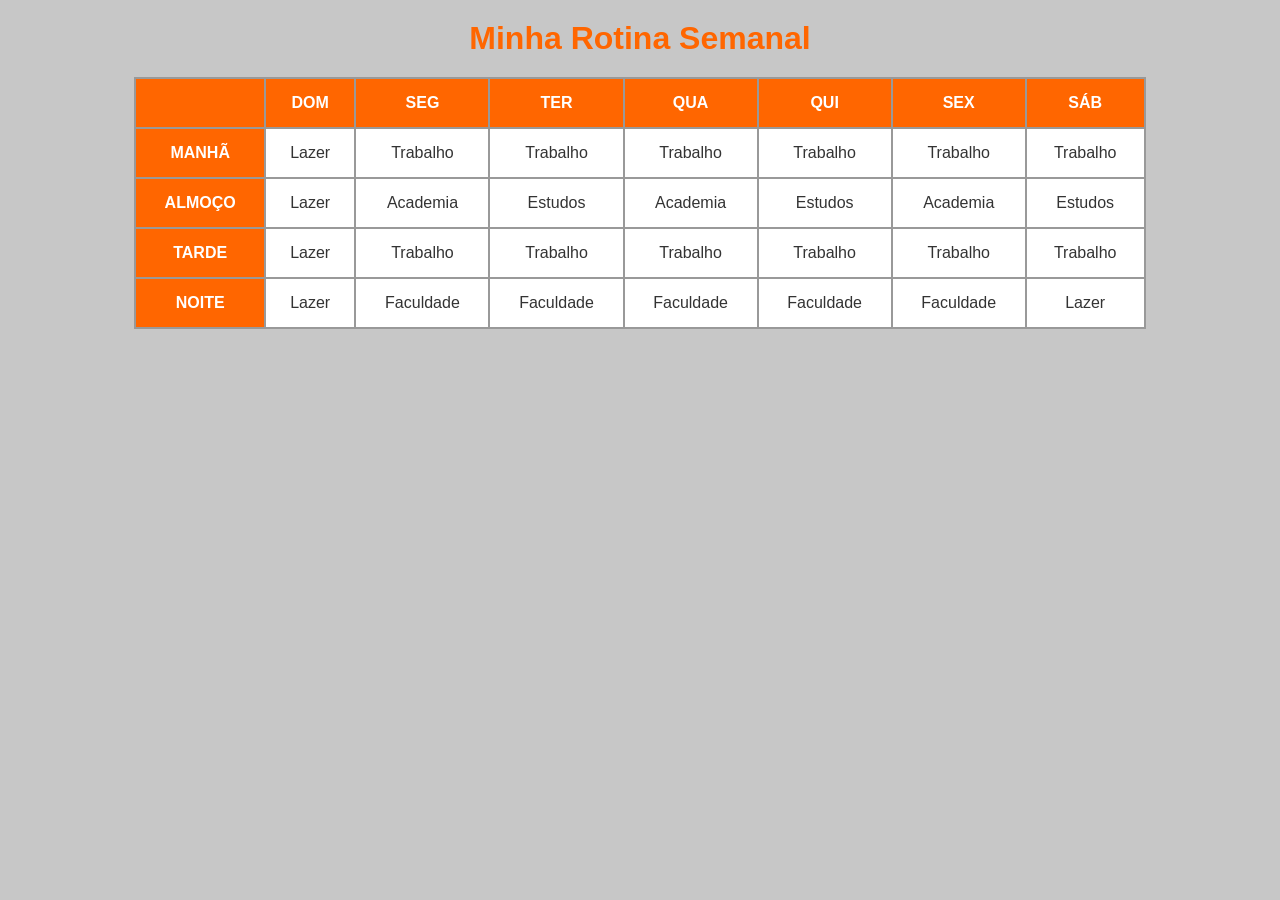
<file: Atividade 4 - HTML e CSS Tabelas/index.html>
<!DOCTYPE html>
<html lang="pt-BR">
<head>
    <meta charset="UTF-8">
    <meta name="viewport" content="width=device-width, initial-scale=1.0">
    <title>Minha Rotina Semanal</title>
    <link rel="stylesheet" href="style.css">
</head>
<body>

    <h1>Minha Rotina Semanal</h1>

    <table>
        <tr>
            <th></th>
            <th>DOM</th>
            <th>SEG</th>
            <th>TER</th>
            <th>QUA</th>
            <th>QUI</th>
            <th>SEX</th>
            <th>SÁB</th>
        </tr>

        <tr>
            <th>MANHÃ</th>
            <td>Lazer</td>
            <td>Trabalho</td>
            <td>Trabalho</td>
            <td>Trabalho</td>
            <td>Trabalho</td>
            <td>Trabalho</td>
            <td>Trabalho</td>
        </tr>

        <tr>
            <th>ALMOÇO</th>
            <td>Lazer</td>
            <td>Academia</td>
            <td>Estudos</td>
            <td>Academia</td>
            <td>Estudos</td>
            <td>Academia</td>
            <td>Estudos</td>
        </tr>

        <tr>
            <th>TARDE</th>
            <td>Lazer</td>
            <td>Trabalho</td>
            <td>Trabalho</td>
            <td>Trabalho</td>
            <td>Trabalho</td>
            <td>Trabalho</td>
            <td>Trabalho</td>
        </tr>

        <tr>
            <th>NOITE</th>
            <td>Lazer</td>
            <td>Faculdade</td>
            <td>Faculdade</td>
            <td>Faculdade</td>
            <td>Faculdade</td>
            <td>Faculdade</td>
            <td>Lazer</td>
        </tr>
    </table>

</body>
</html>
</file>
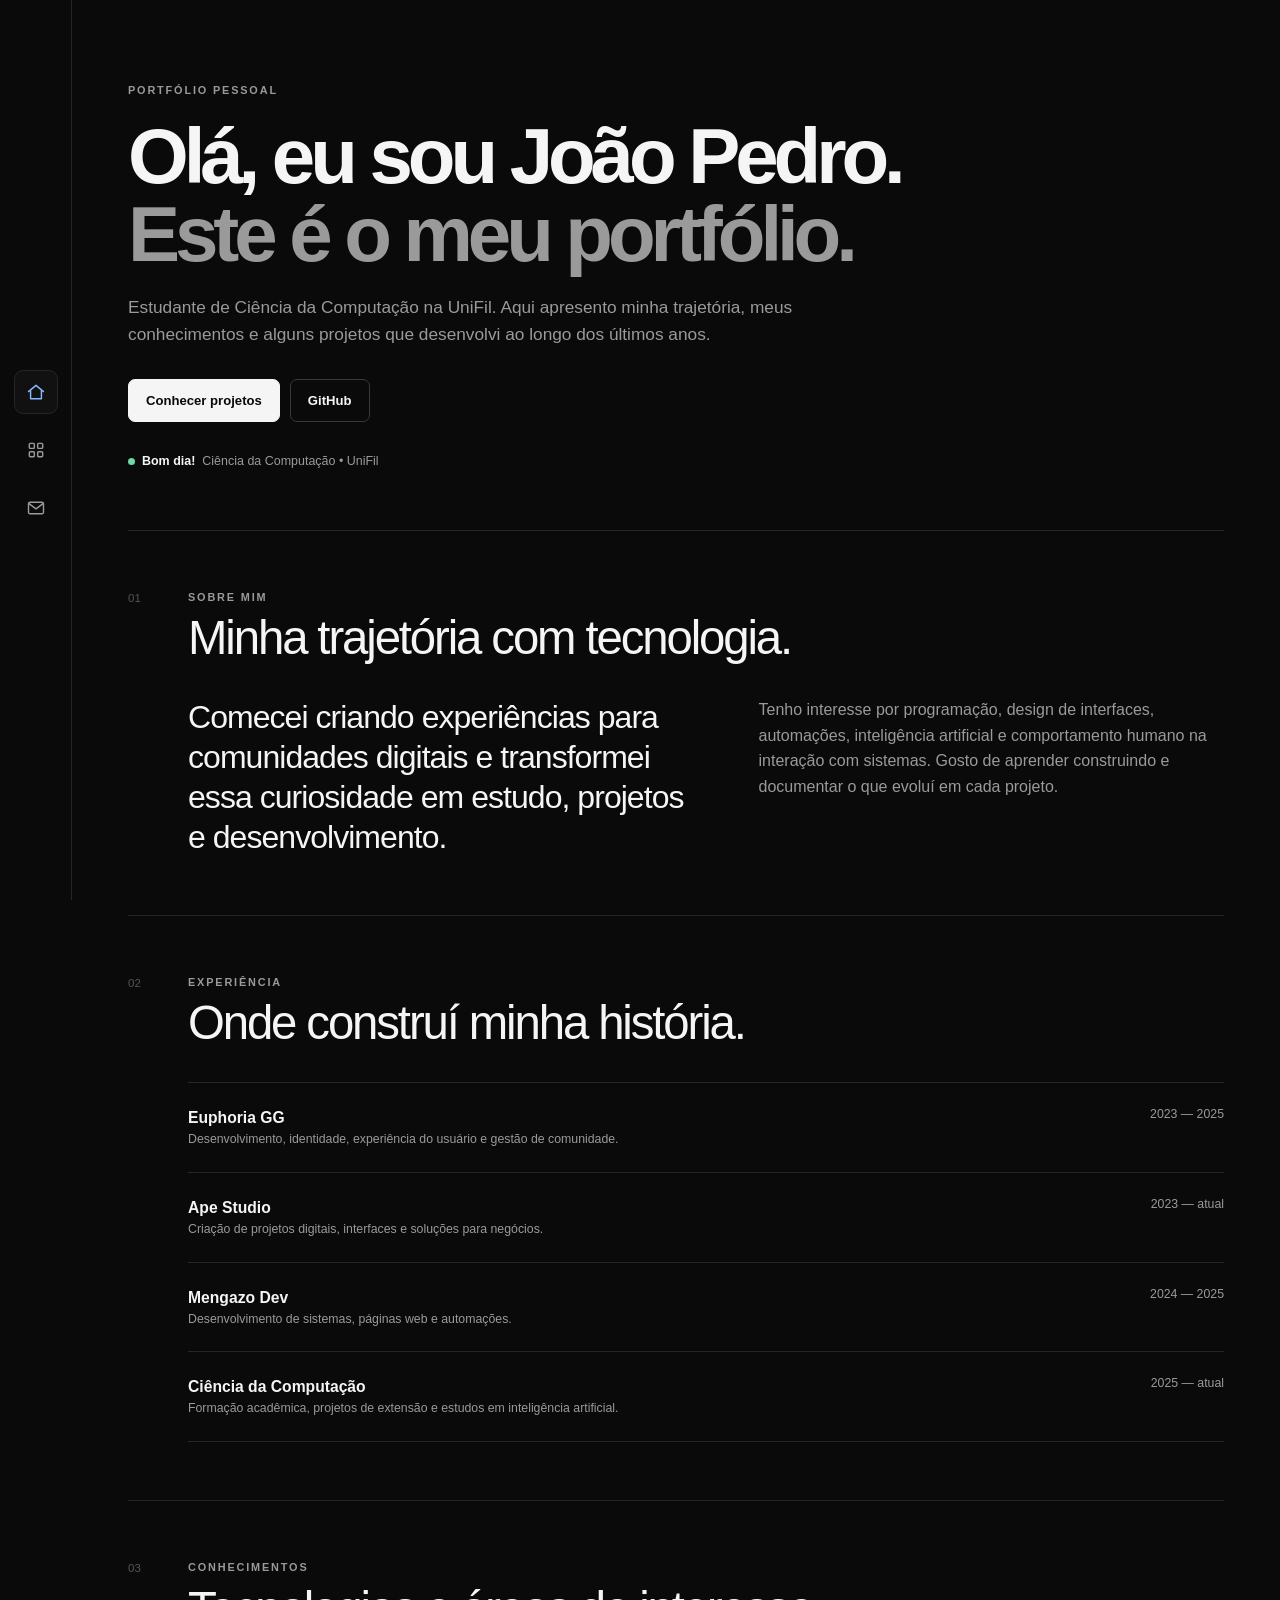
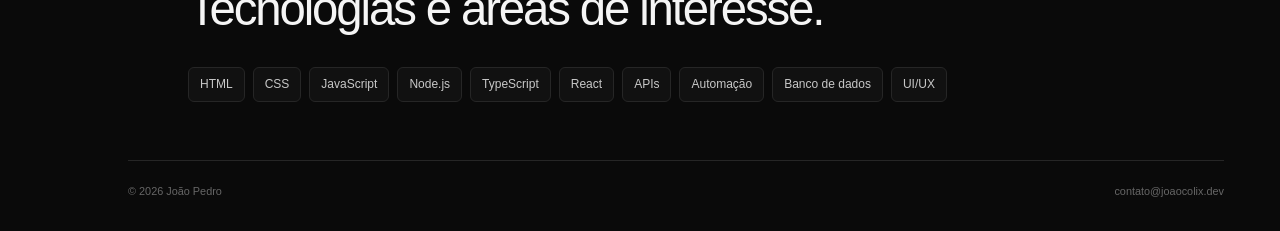
<file: Trabalho Final/index.html>
<!DOCTYPE html>
<html lang="pt-BR">
<head>
  <meta charset="UTF-8">
  <meta name="viewport" content="width=device-width, initial-scale=1.0">
  <meta name="description" content="Portfólio pessoal de João Pedro, estudante de Ciência da Computação.">
  <title>João Pedro | Portfólio</title>
  <link rel="stylesheet" href="css/style.css">
  <script src="js/script.js" defer></script>
</head>
<body data-page="inicio">
  <aside class="sidebar">
    <nav aria-label="Menu principal">
      <a class="nav-link" href="index.html" data-nav="inicio" title="Início" aria-label="Início">
        <svg viewBox="0 0 24 24" aria-hidden="true">
          <path d="M3 11.5 12 4l9 7.5"/>
          <path d="M5.5 10.5V20h13v-9.5"/>
        </svg>
      </a>

      <a class="nav-link" href="projetos.html" data-nav="projetos" title="Projetos" aria-label="Projetos">
        <svg viewBox="0 0 24 24" aria-hidden="true">
          <rect x="4" y="4" width="6" height="6" rx="1"/>
          <rect x="14" y="4" width="6" height="6" rx="1"/>
          <rect x="4" y="14" width="6" height="6" rx="1"/>
          <rect x="14" y="14" width="6" height="6" rx="1"/>
        </svg>
      </a>

      <a class="nav-link" href="contato.html" data-nav="contato" title="Contato" aria-label="Contato">
        <svg viewBox="0 0 24 24" aria-hidden="true">
          <rect x="3" y="5" width="18" height="14" rx="2"/>
          <path d="m4 7 8 6 8-6"/>
        </svg>
      </a>
    </nav>
  </aside>

  <main class="container">
    <section class="hero">
      <div>
        <p class="label">PORTFÓLIO PESSOAL</p>
        <h1>Olá, eu sou João Pedro. <span>Este é o meu portfólio.</span></h1>
        <p class="intro">
          Estudante de Ciência da Computação na UniFil. Aqui apresento minha trajetória,
          meus conhecimentos e alguns projetos que desenvolvi ao longo dos últimos anos.
        </p>

        <div class="actions">
          <a class="button primary" href="projetos.html">Conhecer projetos</a>
          <a class="button" href="https://github.com/joaocolix" target="_blank" rel="noopener noreferrer">GitHub</a>
        </div>

        <p class="status">
          <i></i>
          <strong id="greeting">Olá!</strong>
          Ciência da Computação • UniFil
        </p>
      </div>
</section>

    <section class="content-section">
      <header class="section-title">
        <span>01</span>
        <div>
          <p class="label">SOBRE MIM</p>
          <h2>Minha trajetória com tecnologia.</h2>
        </div>
      </header>

      <div class="two-columns">
        <p class="highlight">
          Comecei criando experiências para comunidades digitais e transformei essa curiosidade em estudo, projetos e desenvolvimento.
        </p>
        <p class="muted">
          Tenho interesse por programação, design de interfaces, automações,
          inteligência artificial e comportamento humano na interação com sistemas.
          Gosto de aprender construindo e documentar o que evoluí em cada projeto.
        </p>
      </div>
    </section>

    <section class="content-section">
      <header class="section-title">
        <span>02</span>
        <div>
          <p class="label">EXPERIÊNCIA</p>
          <h2>Onde construí minha história.</h2>
        </div>
      </header>

      <div class="list">
        <article>
          <div>
            <h3>Euphoria GG</h3>
            <p>Desenvolvimento, identidade, experiência do usuário e gestão de comunidade.</p>
          </div>
          <time>2023 — 2025</time>
        </article>

        <article>
          <div>
            <h3>Ape Studio</h3>
            <p>Criação de projetos digitais, interfaces e soluções para negócios.</p>
          </div>
          <time>2023 — atual</time>
        </article>

        <article>
          <div>
            <h3>Mengazo Dev</h3>
            <p>Desenvolvimento de sistemas, páginas web e automações.</p>
          </div>
          <time>2024 — 2025</time>
        </article>

        <article>
          <div>
            <h3>Ciência da Computação</h3>
            <p>Formação acadêmica, projetos de extensão e estudos em inteligência artificial.</p>
          </div>
          <time>2025 — atual</time>
        </article>
      </div>
    </section>

    <section class="content-section">
      <header class="section-title">
        <span>03</span>
        <div>
          <p class="label">CONHECIMENTOS</p>
          <h2>Tecnologias e áreas de interesse.</h2>
        </div>
      </header>

      <div class="tags">
        <span>HTML</span>
        <span>CSS</span>
        <span>JavaScript</span>
        <span>Node.js</span>
        <span>TypeScript</span>
        <span>React</span>
        <span>APIs</span>
        <span>Automação</span>
        <span>Banco de dados</span>
        <span>UI/UX</span>
      </div>
    </section>

    <footer>
      <span>© 2026 João Pedro</span>
      <a href="mailto:contato@joaocolix.dev">contato@joaocolix.dev</a>
    </footer>
  </main>
</body>
</html>
</file>
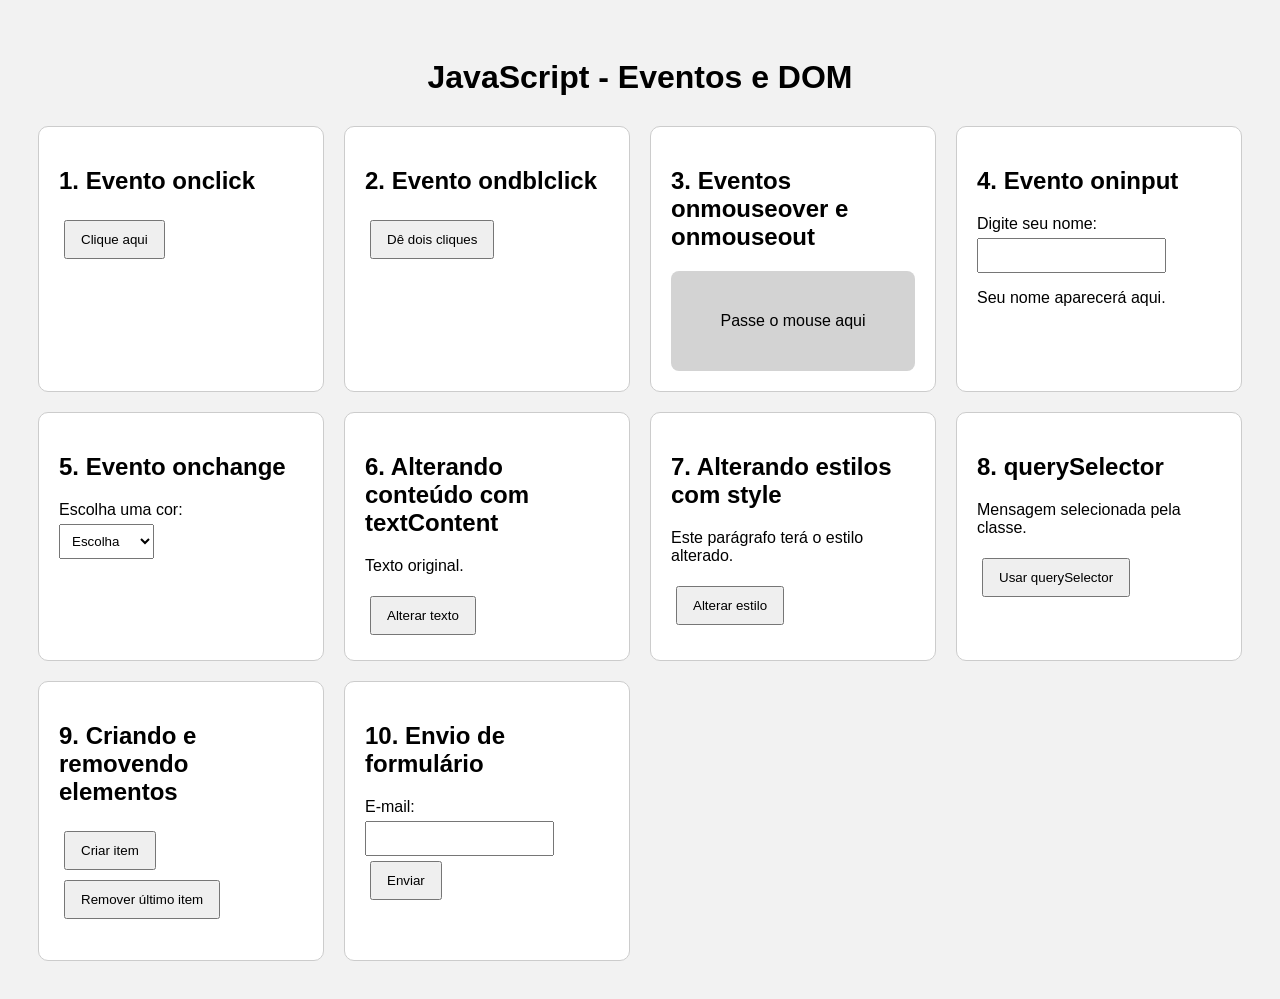
<file: Introdução JS/Eventos_DOM/index.html>
<!DOCTYPE html>
<html lang="pt-BR">
<head>
  <meta charset="UTF-8">
  <meta name="viewport" content="width=device-width, initial-scale=1.0">
  <title>Teste de Eventos e DOM</title>

  <style>
    body {
      font-family: Arial, sans-serif;
      padding: 30px;
      background-color: #f2f2f2;
    }

    #titulo {
      text-align: center;
      margin-bottom: 30px;
    }

    .container-caixas {
      display: grid;
      grid-template-columns: repeat(auto-fit, minmax(280px, 1fr));
      gap: 20px;
    }

    .caixa {
      background-color: white;
      padding: 20px;
      border-radius: 10px;
      border: 1px solid #ccc;
    }

    button {
      padding: 10px 15px;
      margin: 5px;
      cursor: pointer;
    }

    input, select {
      padding: 8px;
      margin-top: 5px;
      display: block;
    }

    #areaMouse {
      width: 100%;
      max-width: 250px;
      height: 100px;
      background-color: lightgray;
      display: flex;
      align-items: center;
      justify-content: center;
      margin-top: 10px;
      border-radius: 8px;
    }

    #lista {
      margin-top: 10px;
    }
  </style>
</head>

<body onload="paginaCarregada()">

  <h1 id="titulo">JavaScript - Eventos e DOM</h1>

  <main class="container-caixas">

    <div class="caixa">
      <h2>1. Evento onclick</h2>
      <button onclick="clicou()">Clique aqui</button>
    </div>

    <div class="caixa">
      <h2>2. Evento ondblclick</h2>
      <button ondblclick="duploClique()">Dê dois cliques</button>
    </div>

    <div class="caixa">
      <h2>3. Eventos onmouseover e onmouseout</h2>
      <div 
        id="areaMouse"
        onmouseover="mouseEntrou()"
        onmouseout="mouseSaiu()"
      >
        Passe o mouse aqui
      </div>
    </div>

    <div class="caixa">
      <h2>4. Evento oninput</h2>
      <label for="nome">Digite seu nome:</label>
      <input type="text" id="nome" oninput="digitando()">
      <p id="resultadoNome">Seu nome aparecerá aqui.</p>
    </div>

    <div class="caixa">
      <h2>5. Evento onchange</h2>
      <label for="cor">Escolha uma cor:</label>
      <select id="cor" onchange="alterarCor()">
        <option value="">Escolha</option>
        <option value="red">Vermelho</option>
        <option value="blue">Azul</option>
        <option value="green">Verde</option>
        <option value="purple">Roxo</option>
      </select>
    </div>

    <div class="caixa">
      <h2>6. Alterando conteúdo com textContent</h2>
      <p id="texto">Texto original.</p>
      <button onclick="alterarTexto()">Alterar texto</button>
    </div>

    <div class="caixa">
      <h2>7. Alterando estilos com style</h2>
      <p id="paragrafoEstilo">Este parágrafo terá o estilo alterado.</p>
      <button onclick="alterarEstilo()">Alterar estilo</button>
    </div>

    <div class="caixa">
      <h2>8. querySelector</h2>
      <p class="mensagem">Mensagem selecionada pela classe.</p>
      <button onclick="usarQuerySelector()">Usar querySelector</button>
    </div>

    <div class="caixa">
      <h2>9. Criando e removendo elementos</h2>
      <button onclick="criarItem()">Criar item</button>
      <button onclick="removerItem()">Remover último item</button>

      <ul id="lista"></ul>
    </div>

    <div class="caixa">
      <h2>10. Envio de formulário</h2>

      <form onsubmit="validarFormulario(event)">
        <label for="email">E-mail:</label>
        <input type="email" id="email">

        <button type="submit">Enviar</button>
      </form>

      <p id="resultadoFormulario"></p>
    </div>

  </main>

  <script src="script.js"></script>
</body>
</html>
</file>
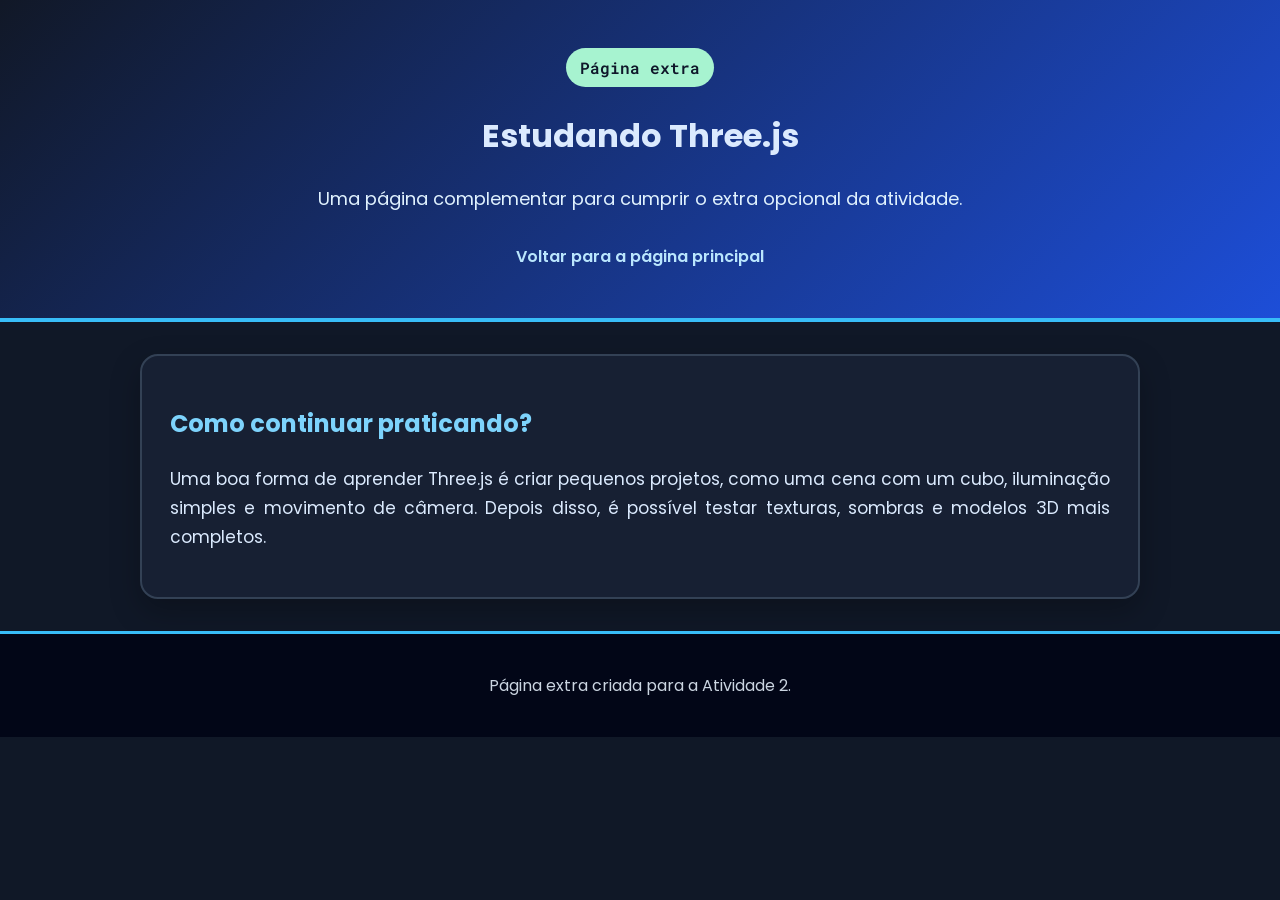
<file: Atividade 2 - CSS Estilizando uma página WEB/sobre.html>
<!DOCTYPE html>
<html lang="pt-BR">
<head>
    <meta charset="UTF-8">
    <meta name="viewport" content="width=device-width, initial-scale=1.0">
    <link rel="preconnect" href="https://fonts.googleapis.com">
    <link rel="preconnect" href="https://fonts.gstatic.com" crossorigin>
    <link href="https://fonts.googleapis.com/css2?family=Poppins:wght@400;600;700&family=Roboto+Mono:wght@400;600&display=swap" rel="stylesheet">
    <link rel="stylesheet" href="style.css">
    <title>Sobre o estudo de Three.js</title>
</head>
<body>
    <header class="cabecalho">
        <p class="etiqueta">Página extra</p>
        <h1>Estudando Three.js</h1>
        <p class="subtitulo">Uma página complementar para cumprir o extra opcional da atividade.</p>

        <nav class="menu-principal">
            <a href="index.html">Voltar para a página principal</a>
        </nav>
    </header>

    <main class="conteudo">
        <section class="card">
            <h2>Como continuar praticando?</h2>
            <p>
                Uma boa forma de aprender Three.js é criar pequenos projetos, como uma cena com um cubo,
                iluminação simples e movimento de câmera. Depois disso, é possível testar texturas,
                sombras e modelos 3D mais completos.
            </p>
        </section>
    </main>

    <footer class="rodape">
        <p>Página extra criada para a Atividade 2.</p>
    </footer>
</body>
</html>
</file>
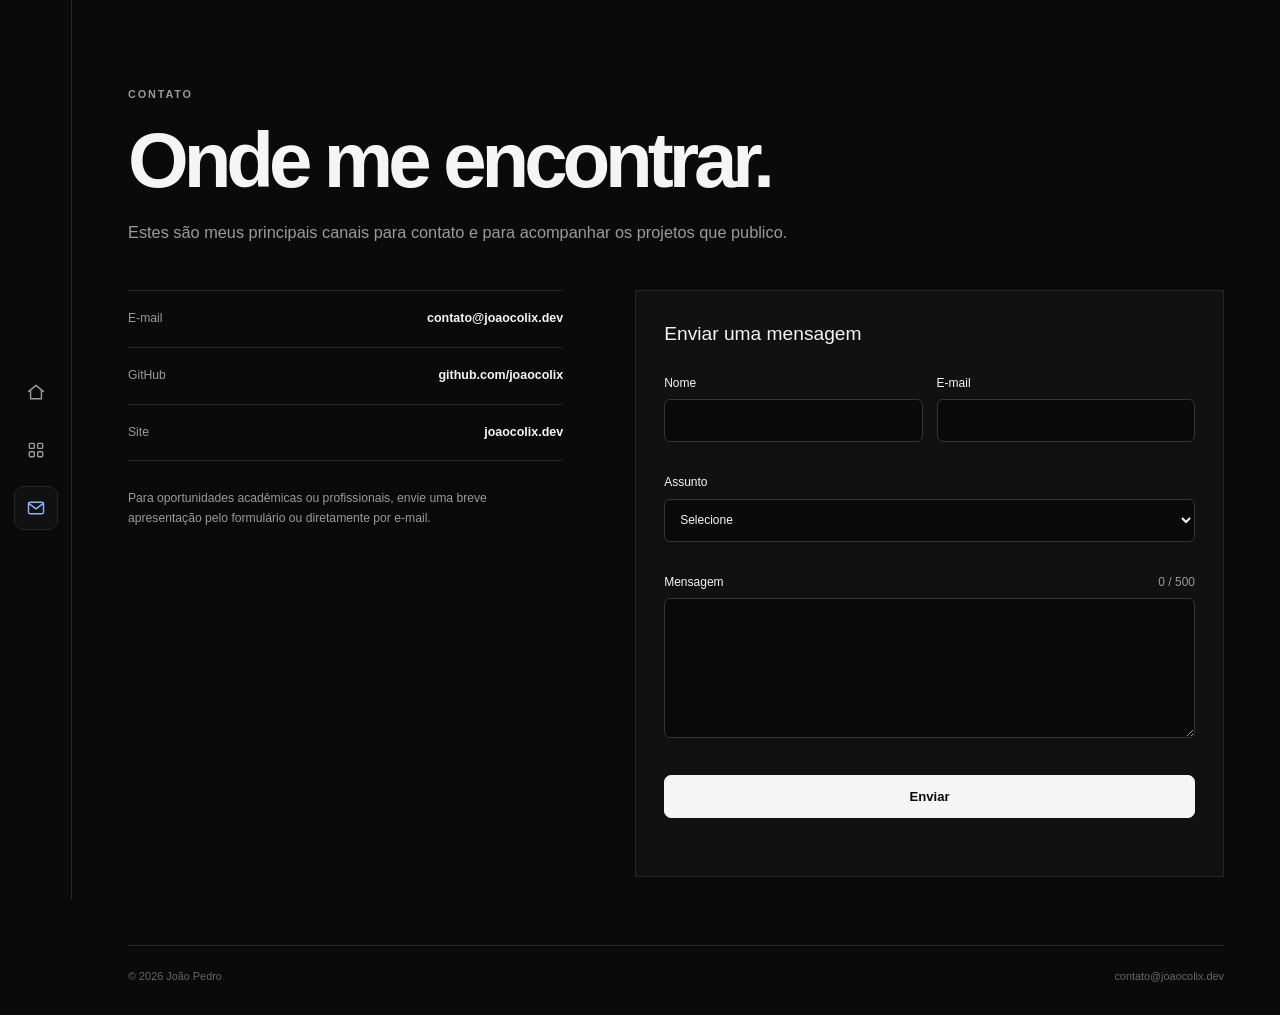
<file: Trabalho Final/contato.html>
<!DOCTYPE html>
<html lang="pt-BR">
<head>
  <meta charset="UTF-8">
  <meta name="viewport" content="width=device-width, initial-scale=1.0">
  <meta name="description" content="Contato e GitHub de João Pedro.">
  <title>Contato | João Pedro</title>
  <link rel="stylesheet" href="css/style.css">
  <script src="js/script.js" defer></script>
</head>
<body data-page="contato">
  <aside class="sidebar">
    <nav aria-label="Menu principal">
      <a class="nav-link" href="index.html" data-nav="inicio" title="Início" aria-label="Início">
        <svg viewBox="0 0 24 24" aria-hidden="true">
          <path d="M3 11.5 12 4l9 7.5"/>
          <path d="M5.5 10.5V20h13v-9.5"/>
        </svg>
      </a>

      <a class="nav-link" href="projetos.html" data-nav="projetos" title="Projetos" aria-label="Projetos">
        <svg viewBox="0 0 24 24" aria-hidden="true">
          <rect x="4" y="4" width="6" height="6" rx="1"/>
          <rect x="14" y="4" width="6" height="6" rx="1"/>
          <rect x="4" y="14" width="6" height="6" rx="1"/>
          <rect x="14" y="14" width="6" height="6" rx="1"/>
        </svg>
      </a>

      <a class="nav-link" href="contato.html" data-nav="contato" title="Contato" aria-label="Contato">
        <svg viewBox="0 0 24 24" aria-hidden="true">
          <rect x="3" y="5" width="18" height="14" rx="2"/>
          <path d="m4 7 8 6 8-6"/>
        </svg>
      </a>
    </nav>
  </aside>

  <main class="container">
    <header class="page-header">
      <p class="label">CONTATO</p>
      <h1>Onde me encontrar.</h1>
      <p>
        Estes são meus principais canais para contato e para acompanhar
        os projetos que publico.
      </p>
    </header>

    <section class="contact-layout">
      <div class="contact-links">
        <a href="mailto:contato@joaocolix.dev">
          <span>E-mail</span>
          <strong>contato@joaocolix.dev</strong>
        </a>

        <a href="https://github.com/joaocolix" target="_blank" rel="noopener noreferrer">
          <span>GitHub</span>
          <strong>github.com/joaocolix</strong>
        </a>

        <a href="https://joaocolix.dev/" target="_blank" rel="noopener noreferrer">
          <span>Site</span>
          <strong>joaocolix.dev</strong>
        </a>

        <p>
          Para oportunidades acadêmicas ou profissionais, envie uma breve
          apresentação pelo formulário ou diretamente por e-mail.
        </p>
      </div>

      <form id="contactForm" novalidate>
        <h2>Enviar uma mensagem</h2>

        <div class="form-row">
          <label>
            Nome
            <input id="name" type="text" required minlength="3">
            <small id="nameError"></small>
          </label>

          <label>
            E-mail
            <input id="email" type="email" required>
            <small id="emailError"></small>
          </label>
        </div>

        <label>
          Assunto
          <select id="subject" required>
            <option value="">Selecione</option>
            <option value="academico">Assunto acadêmico</option>
            <option value="projeto">Projeto</option>
            <option value="oportunidade">Oportunidade</option>
            <option value="outro">Outro assunto</option>
          </select>
          <small id="subjectError"></small>
        </label>

        <label>
          <span class="message-label">
            Mensagem
            <i id="characterCount">0 / 500</i>
          </span>
          <textarea id="message" maxlength="500" required minlength="10"></textarea>
          <small id="messageError"></small>
        </label>

        <button class="button primary submit" type="submit">Enviar</button>
        <p id="formStatus" class="form-status"></p>
      </form>
    </section>

    <footer>
      <span>© 2026 João Pedro</span>
      <a href="mailto:contato@joaocolix.dev">contato@joaocolix.dev</a>
    </footer>
  </main>
</body>
</html>
</file>
<file: Atividade 4 - HTML e CSS Tabelas/style.css>
body {
    font-family: Arial, sans-serif;
    background-color: #aaaaaaa7;
    text-align: center;
}

h1 {
    color: #ff6600;
    margin: 20px;
}

table {
    width: 80%;
    margin: 20px auto;
    border-collapse: collapse;
}

th, td {
    border: 2px solid #999;
    padding: 15px;
    text-align: center;
}

th {
    background-color: #ff6600;
    color: white;
}

td {
    background-color: #ffffff;
    color: #333;
}

td:hover{
    background-color: #ffe0cc;
}

td{
    transition: 0.2s;
}

td:hover{
    transform: scale(1.2)
}
</file>
<file: Trabalho Final/css/style.css>
:root{
  --bg:#0a0a0a;--surface:#111;--text:#f5f5f5;--muted:#9a9a9a;
  --line:#262626;--accent:#8ab8ff;--success:#70d9a2;--danger:#ff8585;
}
*{box-sizing:border-box;margin:0;padding:0}
html{scroll-behavior:smooth}
body{min-height:100vh;color:var(--text);background:var(--bg);font:16px/1.6 "Segoe UI",Arial,sans-serif}
a{color:inherit;text-decoration:none}
button,input,select,textarea{font:inherit}
img{display:block;width:100%}

.sidebar{
  position:fixed;inset:0 auto 0 0;width:72px;z-index:10;display:grid;place-items:center;
  border-right:1px solid var(--line);background:var(--bg)
}
.sidebar nav{display:grid;gap:14px}
.nav-link{
  width:44px;height:44px;display:grid;place-items:center;border:1px solid transparent;
  border-radius:9px;color:var(--muted);transition:.2s
}
.nav-link:hover,.nav-link.active{color:var(--text);border-color:var(--line);background:var(--surface)}
.nav-link.active{color:var(--accent)}
.nav-link svg{
  width:20px;fill:none;stroke:currentColor;stroke-linecap:round;
  stroke-linejoin:round;stroke-width:1.7
}

.container{
  width:min(100% - 72px,1320px);
  min-height:100vh;
  margin-left:72px;
  padding:54px 56px 30px;
}
.label{
  color:var(--muted);font-size:.68rem;font-weight:800;letter-spacing:.17em;text-transform:uppercase
}

.hero{
  max-width:1180px;
  padding:28px 0 58px;
}
.hero h1,.page-header h1{
  max-width:1180px;
  margin:18px 0 20px;
  font-size:clamp(3.8rem,6.1vw,6rem);
  font-weight:650;
  line-height:1;
  letter-spacing:-.065em;
}
.hero h1 span{display:block;color:var(--muted)}
.intro,.page-header>p:last-child,.muted{color:var(--muted)}
.intro{max-width:780px;font-size:1.08rem}

.actions{display:flex;flex-wrap:wrap;gap:10px;margin:30px 0}
.button{
  min-height:43px;display:inline-flex;align-items:center;justify-content:center;
  padding:0 17px;border:1px solid #393939;border-radius:7px;color:var(--text);
  background:transparent;cursor:pointer;font-size:.82rem;font-weight:650
}
.button:hover{border-color:var(--muted)}
.button.primary{color:#0a0a0a;border-color:var(--text);background:var(--text)}
.button.primary:hover{border-color:var(--accent);background:var(--accent)}

.status{
  display:flex;flex-wrap:wrap;align-items:center;gap:7px;color:var(--muted);font-size:.78rem
}
.status i{width:7px;height:7px;border-radius:50%;background:var(--success)}
.status strong{color:var(--text)}

.content-section{
  padding:58px 0;
  border-top:1px solid var(--line)
}
.section-title{
  display:grid;grid-template-columns:60px 1fr;margin-bottom:34px
}
.section-title>span{color:#555;font-size:.72rem}
.section-title h2{
  margin-top:7px;font-size:clamp(2rem,3.7vw,3.4rem);
  font-weight:520;line-height:1.05;letter-spacing:-.045em
}
.two-columns{
  display:grid;grid-template-columns:1.05fr .95fr;gap:56px;padding-left:60px
}
.highlight{
  font-size:clamp(1.4rem,2.5vw,2.1rem);line-height:1.25;letter-spacing:-.03em
}
.list,.tags{margin-left:60px}
.list article{
  display:grid;grid-template-columns:1fr auto;gap:20px;padding:22px 0;
  border-top:1px solid var(--line)
}
.list article:last-child{border-bottom:1px solid var(--line)}
.list h3{font-size:.98rem}
.list p,.list time{color:var(--muted);font-size:.77rem}
.list time{white-space:nowrap}
.tags{display:flex;flex-wrap:wrap;gap:8px}
.tags span{
  padding:7px 11px;border:1px solid var(--line);border-radius:6px;color:#c8c8c8;
  background:var(--surface);font-size:.75rem
}

.page-header{
  max-width:1180px;
  padding:32px 0 44px;
}
.page-header>p:last-child{
  max-width:780px;
  font-size:1.02rem
}

.toolbar{
  display:flex;align-items:center;justify-content:space-between;gap:25px;
  padding:20px 0;border-top:1px solid var(--line)
}
.toolbar h2{font-size:.9rem}
.filters{display:flex;gap:4px}
.filters button{
  padding:6px 10px;border:0;border-radius:5px;color:var(--muted);
  background:transparent;cursor:pointer;font-size:.73rem
}
.filters button:hover,.filters button.active{color:var(--text);background:var(--surface)}

.project-grid{
  display:grid;
  grid-template-columns:repeat(2,minmax(0,1fr));
  border-top:1px solid var(--line);
  border-left:1px solid var(--line);
}
.project-card{
  min-width:0;
  border-right:1px solid var(--line);
  border-bottom:1px solid var(--line);
  background:transparent;
}
.project-card:hover{background:var(--surface)}
.project-card.hidden{display:none}
.project-card img{
  aspect-ratio:16/8.2;
  object-fit:cover;
  border-bottom:1px solid var(--line);
  filter:saturate(.7)
}
.project-card>div{padding:24px}
.project-card h3{margin:7px 0 10px;font-size:1.22rem;letter-spacing:-.02em}
.project-card>div>p:not(.label){
  min-height:64px;color:var(--muted);font-size:.83rem
}
.project-meta{
  display:flex;align-items:center;justify-content:space-between;gap:14px;
  margin-top:22px;padding-top:14px;border-top:1px solid var(--line)
}
.project-meta small{color:#777}
.project-meta a{color:var(--text);font-size:.72rem}
.project-meta a:hover{color:var(--accent)}
.empty{padding:30px;color:var(--muted);text-align:center}

.contact-layout{
  display:grid;grid-template-columns:.85fr 1.15fr;gap:72px;padding-bottom:68px
}
.contact-links{border-top:1px solid var(--line)}
.contact-links a{
  display:flex;justify-content:space-between;gap:20px;padding:18px 0;border-bottom:1px solid var(--line)
}
.contact-links span,.contact-links p{color:var(--muted);font-size:.76rem}
.contact-links strong{font-size:.78rem}
.contact-links a:hover strong{color:var(--accent)}
.contact-links p{margin-top:28px}

form{padding:28px;border:1px solid var(--line);background:var(--surface)}
form h2{margin-bottom:25px;font-size:1.2rem;font-weight:500}
.form-row{display:grid;grid-template-columns:1fr 1fr;gap:14px}
form label{display:block;margin-bottom:15px;font-size:.75rem}
input,select,textarea{
  width:100%;margin-top:6px;border:1px solid #353535;border-radius:6px;outline:none;
  color:var(--text);background:var(--bg)
}
input,select{height:43px;padding:0 11px}
textarea{min-height:140px;padding:10px 11px;resize:vertical}
input:focus,select:focus,textarea:focus{border-color:var(--accent)}
select option{color:#111}
.message-label{display:flex;justify-content:space-between}
.message-label i{color:var(--muted);font-style:normal}
form small{display:block;min-height:16px;color:var(--danger);font-size:.66rem}
.input-error{border-color:var(--danger)}
.submit{width:100%}
.form-status{min-height:20px;margin-top:10px;font-size:.73rem;text-align:center}

footer{
  display:flex;justify-content:space-between;gap:20px;padding-top:22px;
  border-top:1px solid var(--line);color:#666;font-size:.68rem
}
footer a:hover{color:var(--accent)}

@media(max-width:1050px){
  .container{padding-right:38px;padding-left:38px}
  .hero h1,.page-header h1{font-size:clamp(3.2rem,8vw,5.2rem)}
}
@media(max-width:850px){
  .sidebar{
    inset:auto 0 0;width:100%;height:68px;border-top:1px solid var(--line);border-right:0
  }
  .sidebar nav{display:flex}
  .container{width:100%;margin-left:0;padding:48px 24px 95px}
  .hero{padding:20px 0 62px}
  .content-section{padding:54px 0}
  .two-columns,.contact-layout{grid-template-columns:1fr;gap:38px}
  .two-columns,.list,.tags{margin-left:0;padding-left:0}
  .project-grid{grid-template-columns:1fr}
}
@media(max-width:560px){
  .container{padding-right:18px;padding-left:18px}
  .hero h1,.page-header h1{font-size:clamp(2.9rem,14vw,4.2rem)}
  .section-title{grid-template-columns:42px 1fr}
  .form-row{grid-template-columns:1fr}
  .toolbar,footer,.project-meta{align-items:flex-start;flex-direction:column}
  .filters{flex-wrap:wrap}
}
</file>
<file: Atividade 2 - CSS Estilizando uma página WEB/style.css>
body {
    margin: 0;
    padding: 0;
    background-color: #101827;
    color: #dbeafe;
    font-family: "Poppins", Arial, sans-serif;
    line-height: 1.7;
}

.cabecalho {
    padding: 48px 24px;
    text-align: center;
    background: linear-gradient(135deg, #111827, #1d4ed8);
    border-bottom: 4px solid #38bdf8;
}

#topo h1 {
    margin: 8px 0;
    color: #67e8f9;
    font-size: 42px;
    text-transform: uppercase;
    letter-spacing: 2px;
}

.etiqueta {
    display: inline-block;
    margin: 0;
    padding: 6px 14px;
    color: #0f172a;
    background-color: #a7f3d0;
    border-radius: 20px;
    font-family: "Roboto Mono", monospace;
    font-weight: 600;
}

.subtitulo {
    max-width: 780px;
    margin: 12px auto 28px;
    color: #e0f2fe;
    font-size: 18px;
    text-align: center;
}

h2,
h3,
figcaption {
    color: #7dd3fc;
}

.menu-principal a,
.rodape a {
    margin: 6px;
    color: #bae6fd;
    font-weight: 600;
    text-decoration: none;
}

.menu-principal a:hover,
.rodape a:hover,
.botao-link:hover {
    color: #ffffff;
    text-decoration: underline;
}

.conteudo {
    width: 90%;
    max-width: 1000px;
    margin: 32px auto;
}

.card {
    margin-bottom: 28px;
    padding: 28px;
    background-color: #172033;
    border: 2px solid #334155;
    border-radius: 18px;
    box-shadow: 0 12px 30px rgba(0, 0, 0, 0.25);
}

.destaque {
    border-left: 8px solid #38bdf8;
}

.card p {
    font-size: 17px;
    text-align: justify;
}

figure {
    margin: 24px 0 0;
    padding: 16px;
    background-color: #0f172a;
    border: 1px dashed #38bdf8;
    border-radius: 14px;
}

img {
    display: block;
    width: 100%;
    max-width: 720px;
    margin: 0 auto;
    border-radius: 12px;
}

figcaption {
    margin-top: 10px;
    font-size: 14px;
    text-align: center;
    font-style: italic;
}

.lista-personalizada {
    padding-left: 24px;
    list-style-type: square;
}

.lista-personalizada li::marker {
    color: #38bdf8;
}

.passos-estudo {
    padding: 18px 18px 18px 42px;
    background-color: #0f172a;
    border-left: 5px solid #a7f3d0;
    border-radius: 12px;
}

.passos-estudo li {
    margin-bottom: 8px;
}

.botao-link {
    display: inline-block;
    padding: 12px 18px;
    color: #0f172a;
    background-color: #67e8f9;
    border: 2px solid #22d3ee;
    border-radius: 12px;
    font-weight: 700;
    text-decoration: none;
}

.curiosidade {
    width: 90%;
    max-width: 1000px;
    margin: 0 auto 32px;
    padding: 24px;
    background-color: #082f49;
    border: 2px solid #0ea5e9;
    border-radius: 18px;
}

.curiosidade p {
    font-family: "Roboto Mono", monospace;
}

.rodape {
    padding: 22px;
    text-align: center;
    color: #cbd5e1;
    background-color: #020617;
    border-top: 3px solid #38bdf8;
}
</file>
